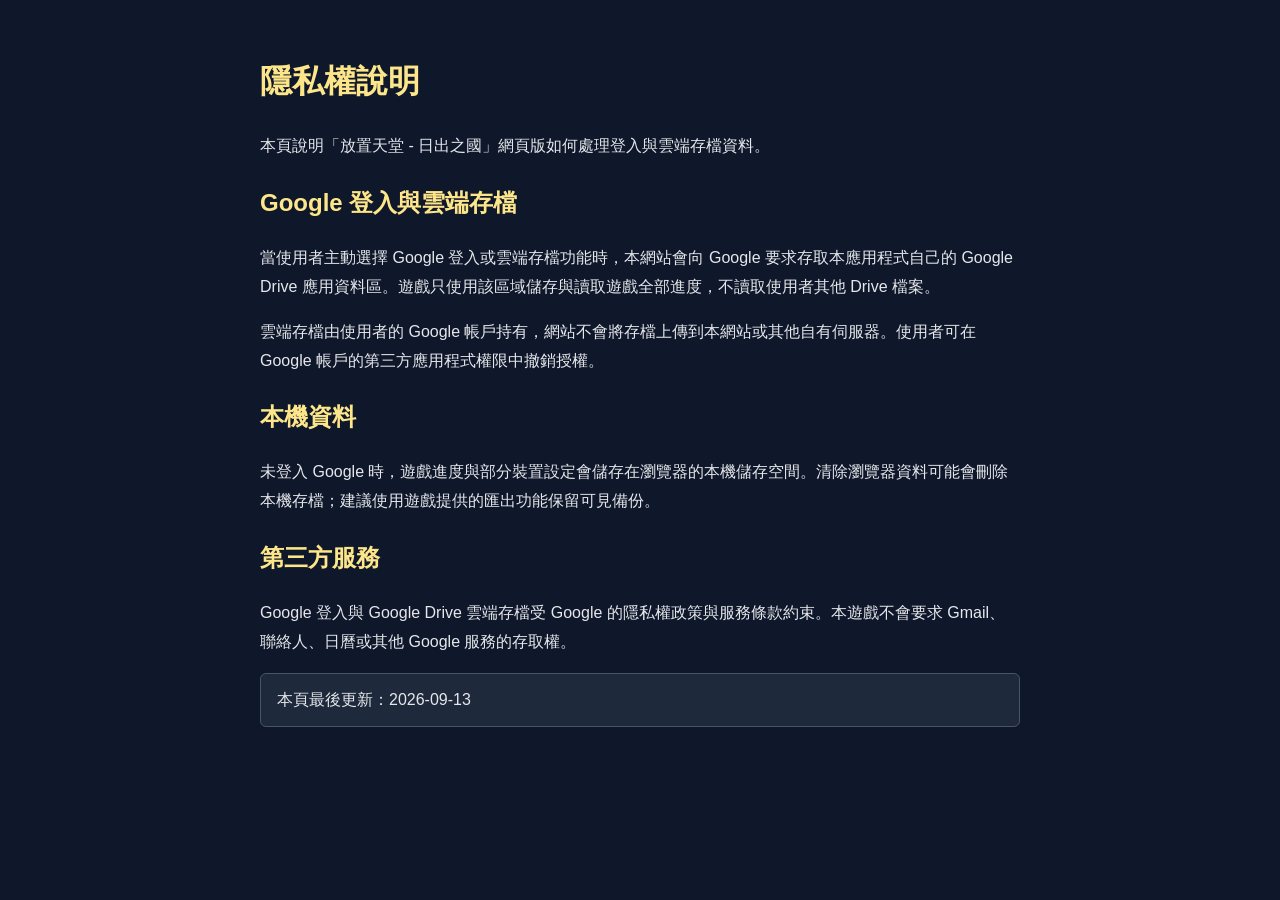
<file: privacy.html>
<!DOCTYPE html>
<html lang="zh-TW">
<head>
    <meta charset="UTF-8">
    <meta name="viewport" content="width=device-width, initial-scale=1.0">
    <title>放置天堂 - 日出之國｜隱私權說明</title>
    <style>
        body { max-width: 760px; margin: 0 auto; padding: 32px 20px; color: #e5e7eb; background: #0f172a; font-family: "Microsoft JhengHei", sans-serif; line-height: 1.8; }
        h1, h2 { color: #fde68a; }
        a { color: #93c5fd; }
        .note { padding: 12px 16px; border: 1px solid #475569; border-radius: 6px; background: #1e293b; }
    </style>
</head>
<body>
    <h1>隱私權說明</h1>
    <p>本頁說明「放置天堂 - 日出之國」網頁版如何處理登入與雲端存檔資料。</p>

    <h2>Google 登入與雲端存檔</h2>
    <p>當使用者主動選擇 Google 登入或雲端存檔功能時，本網站會向 Google 要求存取本應用程式自己的 Google Drive 應用資料區。遊戲只使用該區域儲存與讀取遊戲全部進度，不讀取使用者其他 Drive 檔案。</p>
    <p>雲端存檔由使用者的 Google 帳戶持有，網站不會將存檔上傳到本網站或其他自有伺服器。使用者可在 Google 帳戶的第三方應用程式權限中撤銷授權。</p>

    <h2>本機資料</h2>
    <p>未登入 Google 時，遊戲進度與部分裝置設定會儲存在瀏覽器的本機儲存空間。清除瀏覽器資料可能會刪除本機存檔；建議使用遊戲提供的匯出功能保留可見備份。</p>

    <h2>第三方服務</h2>
    <p>Google 登入與 Google Drive 雲端存檔受 Google 的隱私權政策與服務條款約束。本遊戲不會要求 Gmail、聯絡人、日曆或其他 Google 服務的存取權。</p>

    <div class="note">本頁最後更新：2026-09-13</div>
</body>
</html>
</file>
